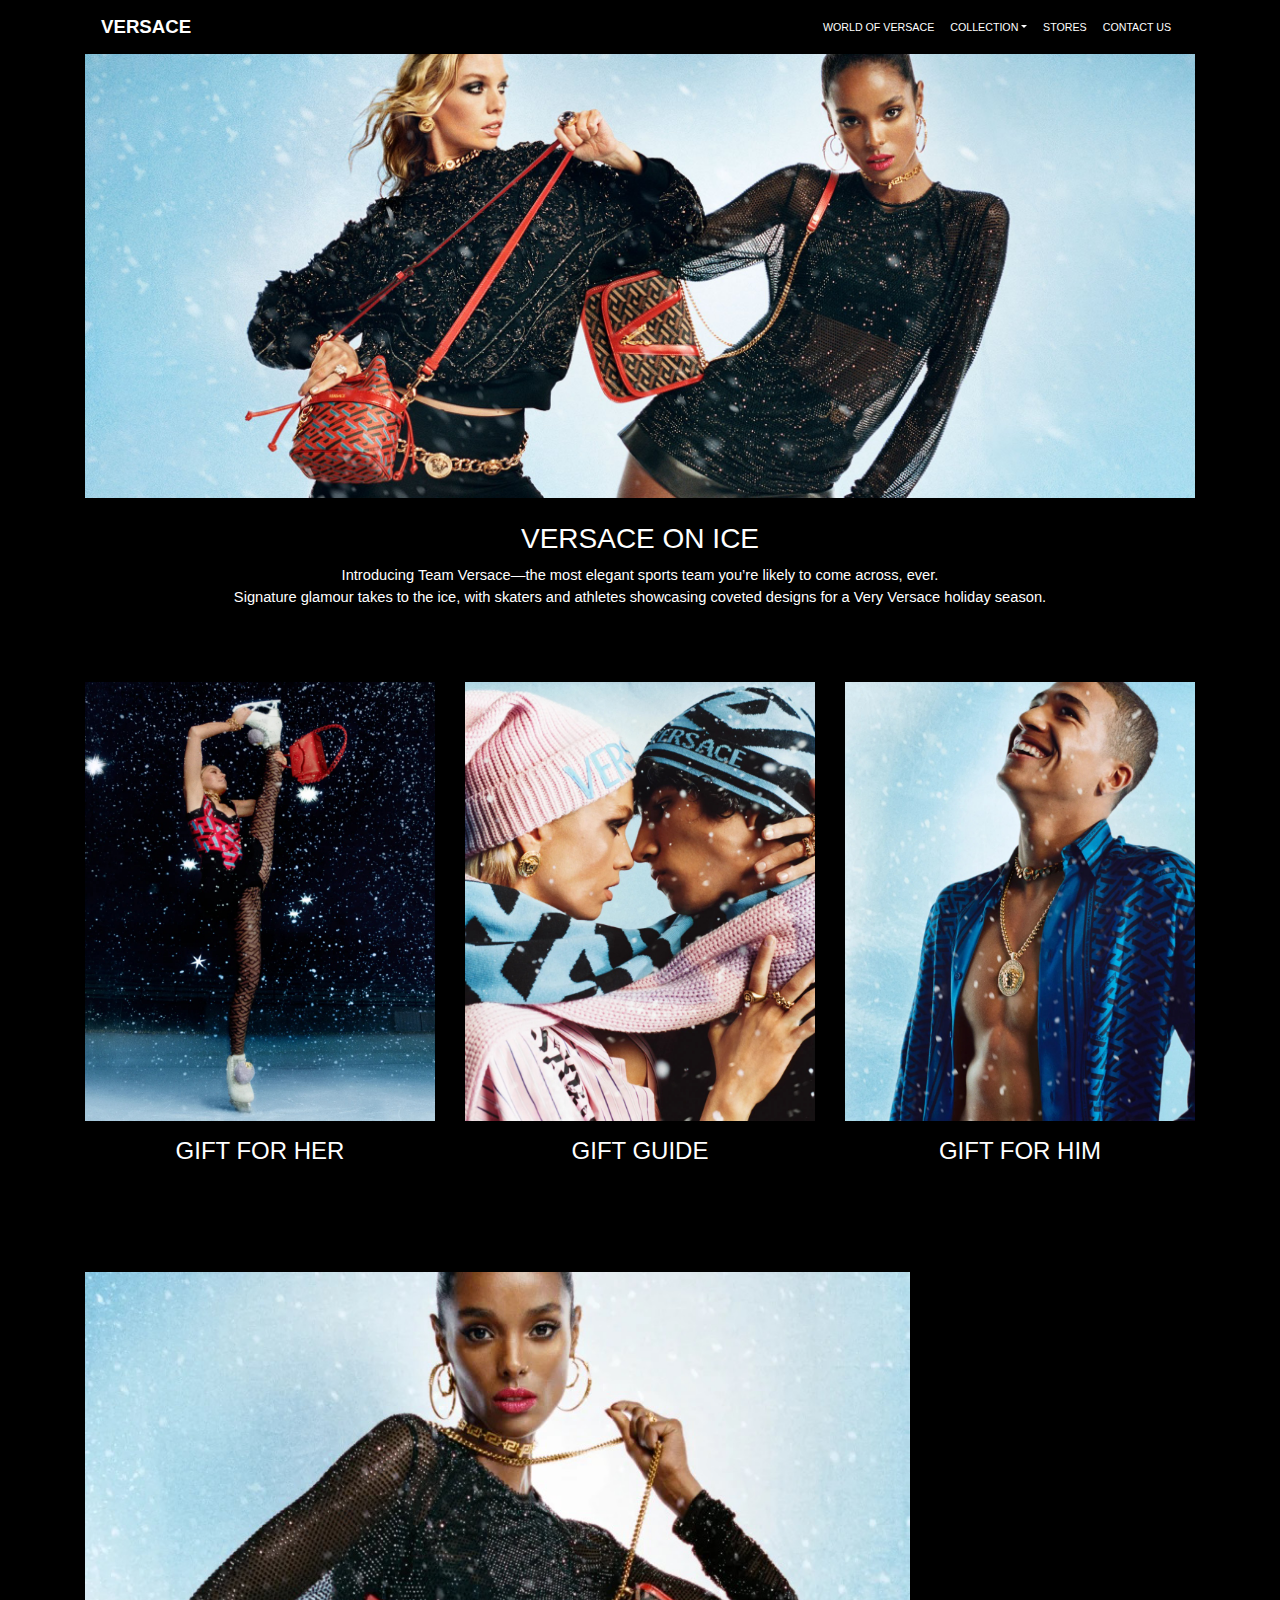
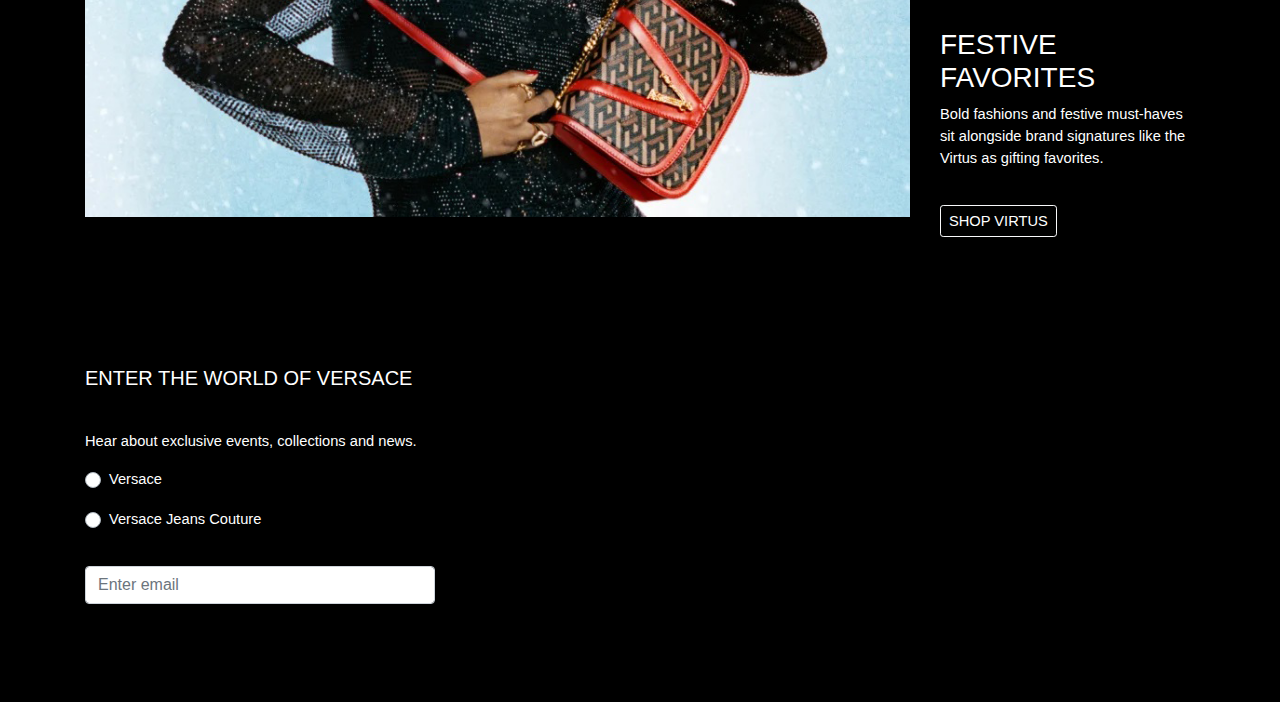
<file: index.html>
<!DOCTYPE html>
<html lang="en">
<head>
<meta charset="UTF-8">
<meta name="viewport" content="width=device-width, initial-scale=1.0">
<meta http-equiv="X-UA-Compatible" content="ie=edge">
<meta name="Description" content="Enter your description here"/>
<link rel="stylesheet" href="https://cdnjs.cloudflare.com/ajax/libs/twitter-bootstrap/4.6.0/css/bootstrap.min.css">
<link rel="stylesheet" href="https://cdnjs.cloudflare.com/ajax/libs/font-awesome/5.15.4/css/all.min.css">
<link rel="stylesheet" href="./Assets/CSS/Style.css">
</head>

<body class= text>
<div class="container">
    <nav class="navbar navbar-expand-lg navbar-dark bg-black">
        <a class="navbar-brand text1 font-weight-bold" href="./index.html">VERSACE</a>
        <button class="navbar-toggler d-lg-none" type="button" data-toggle="collapse" data-target="#collapsibleNavId" aria-controls="collapsibleNavId"
            aria-expanded="false" aria-label="Toggle navigation">
            <span class="navbar-toggler-icon"></span>
        </button>
        <div class="collapse navbar-collapse" id="collapsibleNavId">
            <ul class="navbar-nav ml-auto mt-2 mt-lg-0">
                <li class="nav-item active">
                    <a class="nav-link" href="./world of versace.html"> WORLD OF VERSACE <span class="sr-only">(current)</span></a>
                </li>
                <li class="nav-item dropdown">
                    <a class="nav-link dropdown-toggle" href="#" id="dropdownId" data-toggle="dropdown" aria-haspopup="true" aria-expanded="false">COLLECTION</a>
                    <div class="dropdown-menu bg-black" aria-labelledby="dropdownId">
                        <a class="dropdown-item" href="./stories.html">ATELIER VERSACE</a>
                        <a class="dropdown-item" href="./campaign.html">CAMPAIGN</a>
                    </div>
                </li>
                <li class="nav-item">
                    <a class="nav-link" href="./store locator.html">STORES</a>
                </li>
                <li class="nav-item">
                    <a class="nav-link" href="./contact.html">CONTACT US</a>
                </li>
            </ul>
        </div>
    </nav>

<!----------------------------------------->
<div class="col px-0">
    <img src="./Assets/IMG/hp-holiday-2021-1-111121-desk.jpg" class="img-fluid">
</div>
<h3 class="text-center mt-4">VERSACE ON ICE</h3>
<p class="text-center text2">Introducing Team Versace—the most elegant sports team you’re likely to come across, ever.<br>
Signature glamour takes to the ice, with skaters and athletes showcasing coveted designs for a Very Versace holiday season.</p>
 
<!-------------------------------------->
<div class="row mt-4 mb-4">
    <div class="col-md-4">
        <img class="img-fluid" src="./Assets/IMG/2.jpg.png" alt="">
        <h4 class="text-center mt-3">GIFT FOR HER</h4>
    </div>
    <div class="col-md-4">
        <img class="img-fluid" src="./Assets/IMG/3.jpg.png" alt="">
        <h4 class="text-center mt-3">GIFT GUIDE</h4>
    </div>
    <div class="col-md-4">
        <img class="img-fluid" src="./Assets/IMG/4.jpg.png" alt="">
        <h4 class="text-center mt-3">GIFT FOR HIM</h4>
    </div>
</div>

<!-------------------------------------->
<div class="row mt-5 mb-5">
    <div class="col-md-9">
        <img class="img-fluid" src="./Assets/IMG/5.png" alt="">     
    </div>
    <div class="col mt1 mb-4">
        <h3>FESTIVE<br>FAVORITES</h3>
        <p class="text2">Bold fashions and festive must-haves sit alongside brand signatures like the Virtus as gifting favorites.</p>
        <a href="./collection.html">
            <button type="button" class="btn btn-outline-light btn-sm text2">SHOP VIRTUS</button>
        </a>
    </div>
</div>

<!-------------------------------------->
<div class="row mb-5">
    <div class="col-md-4">
        <H5>ENTER THE WORLD OF VERSACE</H5>
        <p class="text2">Hear about exclusive events, collections and news.</p>
          <!---------------------------------->
          <form>
            <div class="custom-control custom-radio custom-control-inlin text2">
              <input type="radio" class="custom-control-input" id="customRadio" name="example" value="customEx">
              <label class="custom-control-label" for="customRadio">Versace</label>
            </div><br>
            <div class="custom-control custom-radio custom-control-inline text2 mb-3">
              <input type="radio" class="custom-control-input" id="customRadio2" name="example" value="customEx">
              <label class="custom-control-label" for="customRadio2">Versace Jeans Couture</label>
            </div>
          </form>
          <!------------------------------->
          <form>
            <div class="row">
              <div class="col">
                <input type="text" class="form-control" id="email" placeholder="Enter email" name="email">
              </div>
            </form>
     </div>
</div>
</div>




<script src="https://cdnjs.cloudflare.com/ajax/libs/jquery/3.5.1/jquery.slim.min.js"></script>
<script src="https://cdnjs.cloudflare.com/ajax/libs/popper.js/1.16.1/umd/popper.min.js"></script>
<script src="https://cdnjs.cloudflare.com/ajax/libs/twitter-bootstrap/4.6.0/js/bootstrap.min.js"></script>
</body>
</html>
</file>
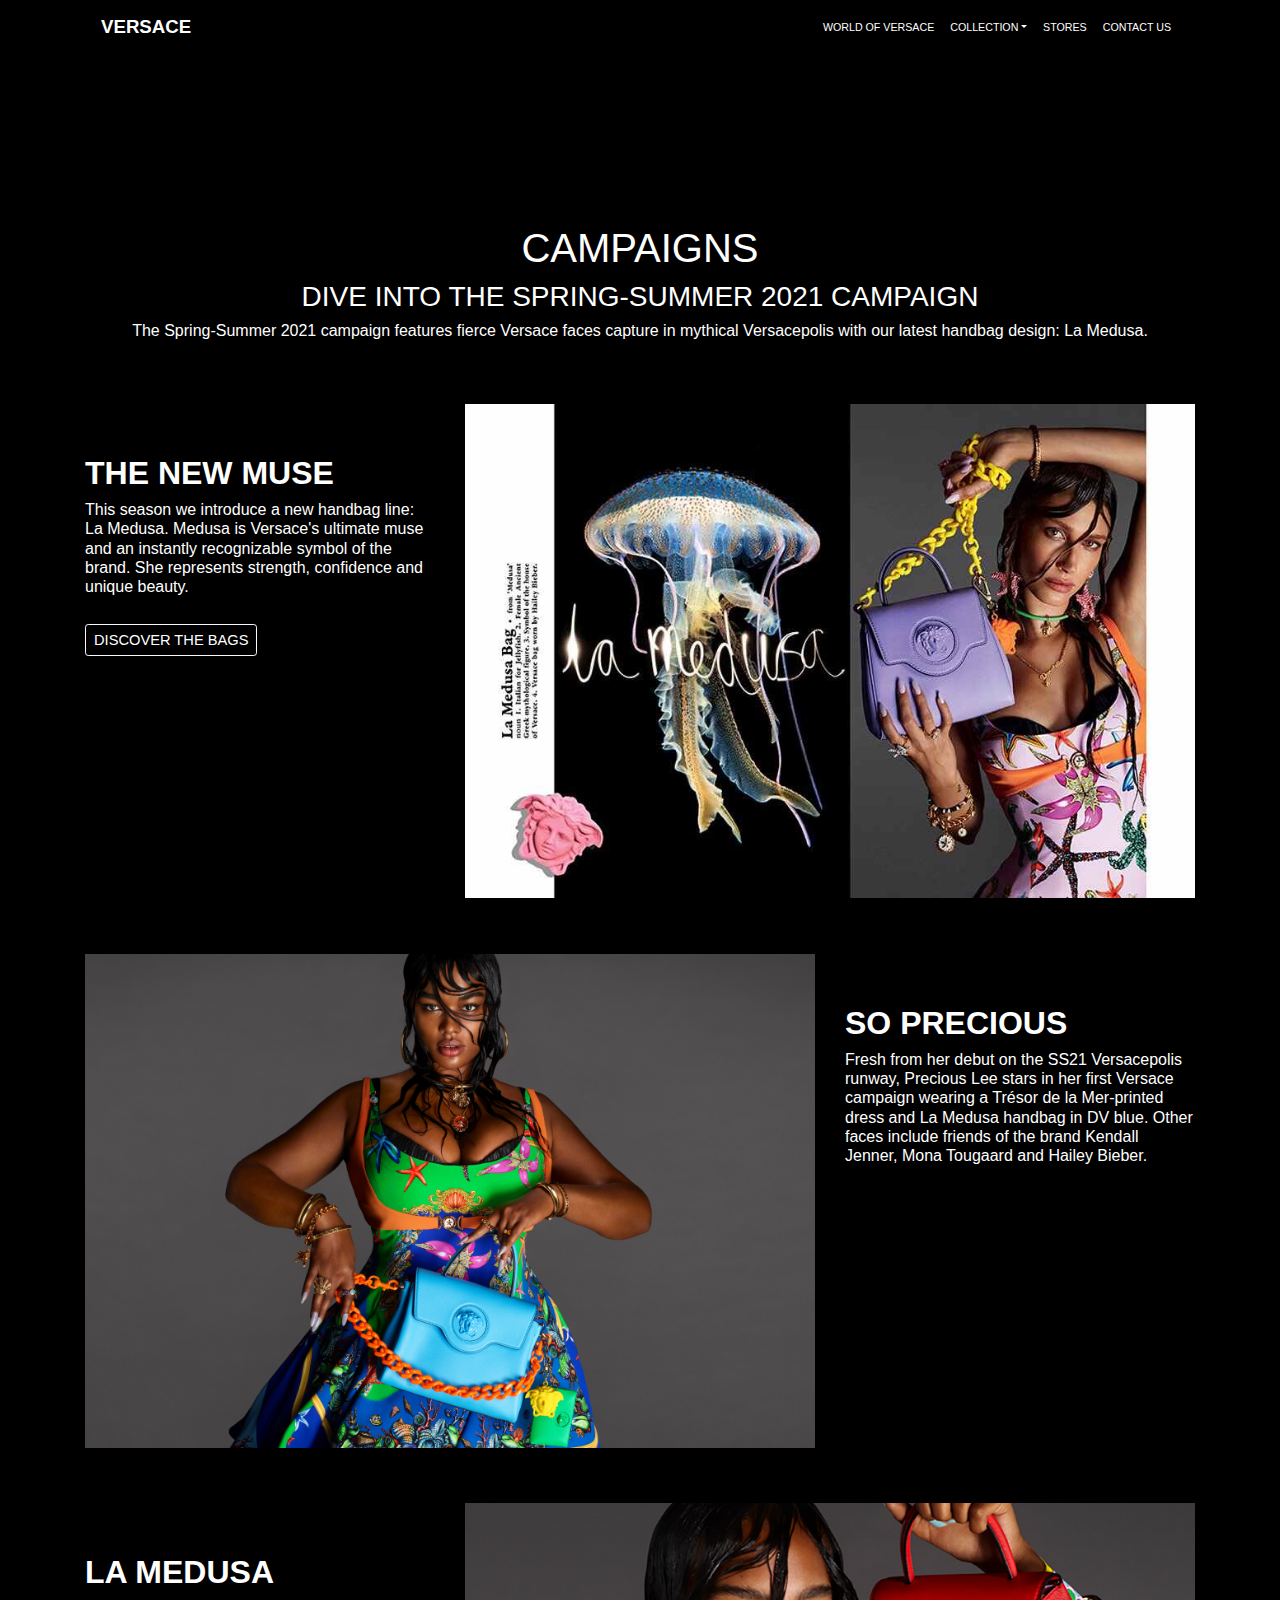
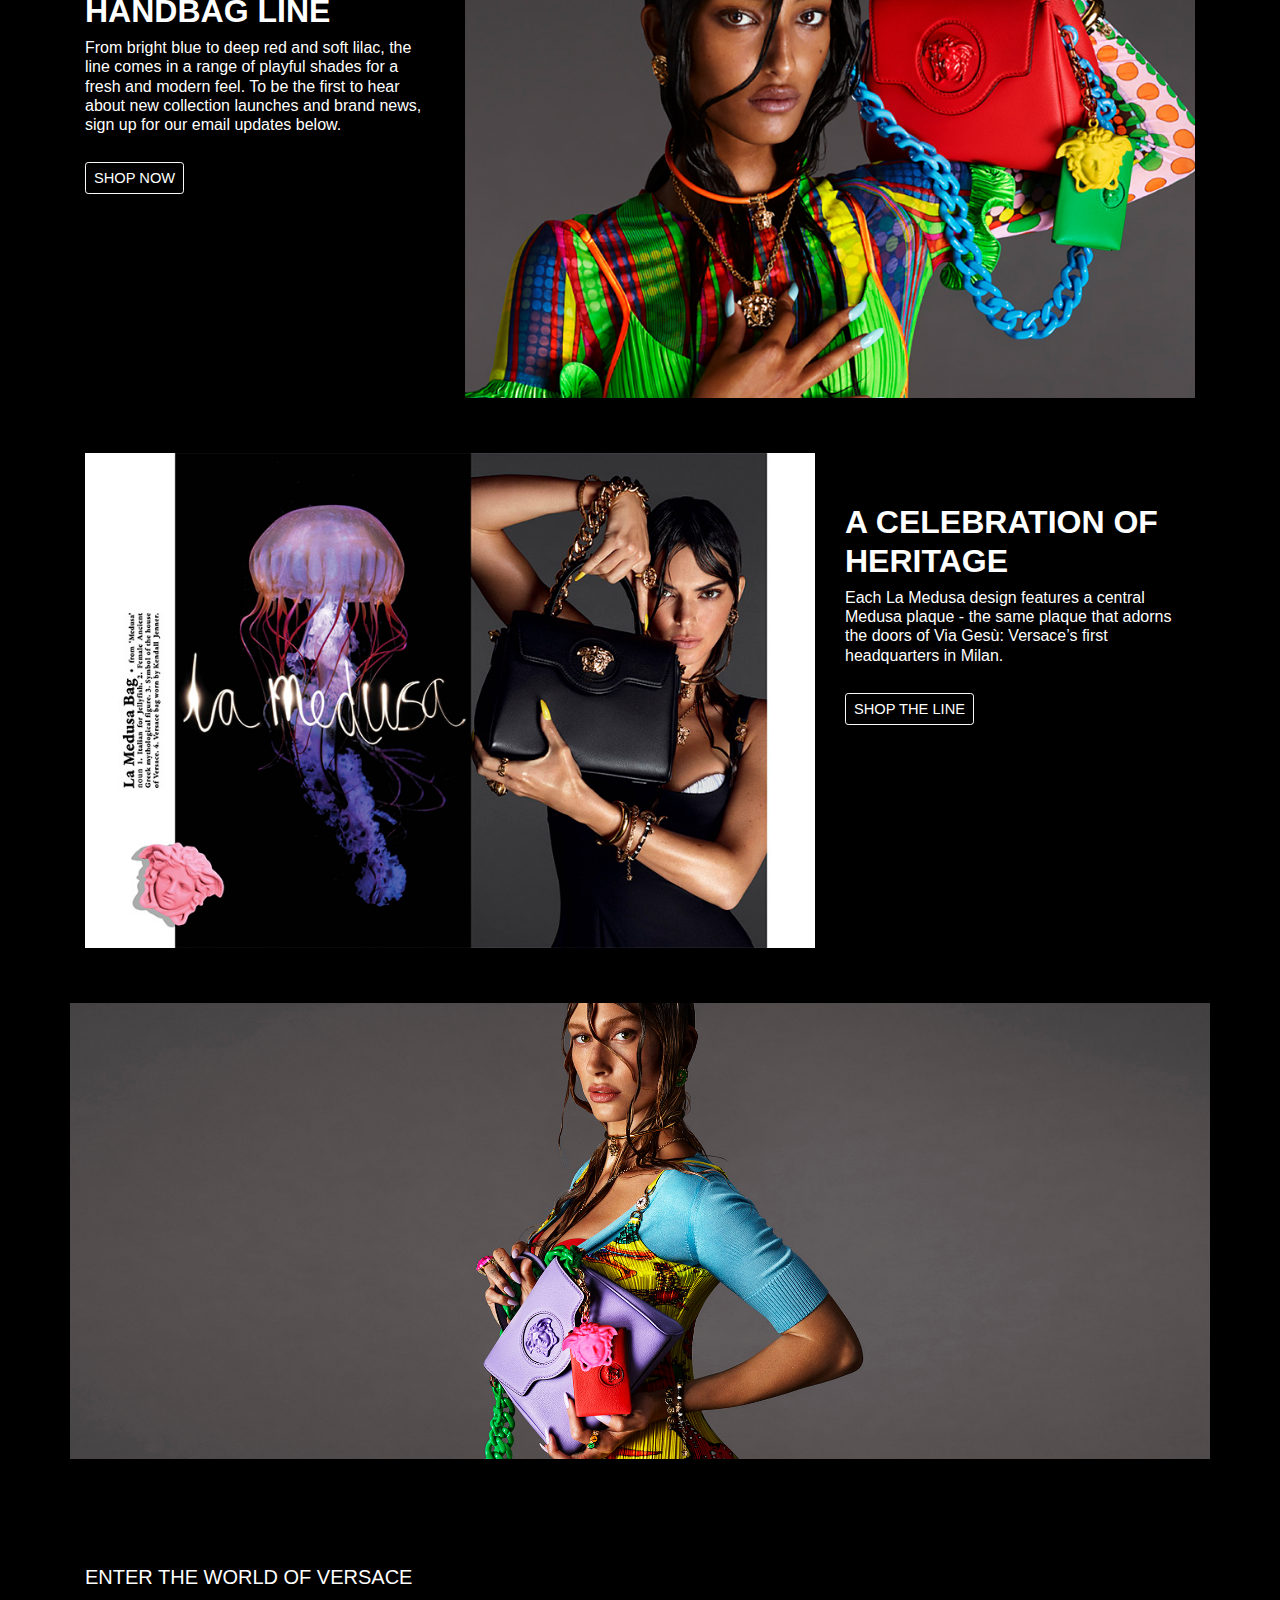
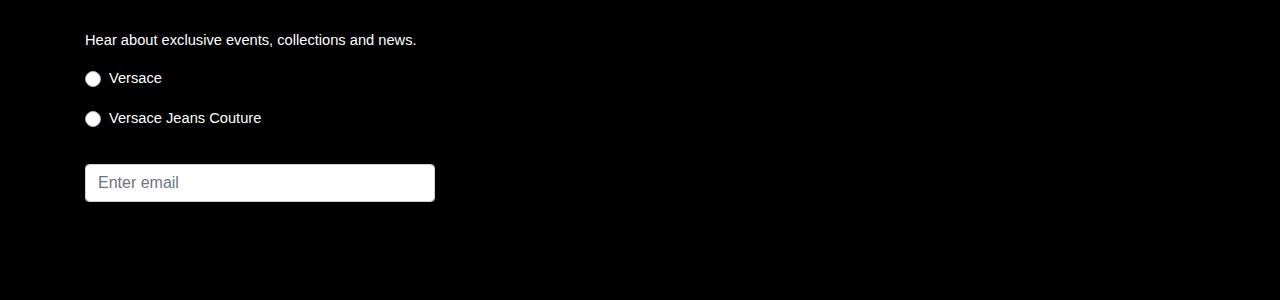
<file: campaign.html>
<!DOCTYPE html>
<html lang="en">
<head>
<meta charset="UTF-8">
<meta name="viewport" content="width=device-width, initial-scale=1.0">
<meta http-equiv="X-UA-Compatible" content="ie=edge">
<meta name="Description" content="Enter your description here"/>
<link rel="stylesheet" href="https://cdnjs.cloudflare.com/ajax/libs/twitter-bootstrap/4.6.0/css/bootstrap.min.css">
<link rel="stylesheet" href="https://cdnjs.cloudflare.com/ajax/libs/font-awesome/5.15.4/css/all.min.css">
<link rel="stylesheet" href="./Assets/CSS/Style.css">
</head>

<body class= text>
<div class="container">
    <nav class="navbar navbar-expand-lg navbar-dark bg-black">
        <a class="navbar-brand text1 font-weight-bold" href="./index.html">VERSACE</a>
        <button class="navbar-toggler d-lg-none" type="button" data-toggle="collapse" data-target="#collapsibleNavId" aria-controls="collapsibleNavId"
            aria-expanded="false" aria-label="Toggle navigation">
            <span class="navbar-toggler-icon"></span>
        </button>
        <div class="collapse navbar-collapse" id="collapsibleNavId">
            <ul class="navbar-nav ml-auto mt-2 mt-lg-0">
                <li class="nav-item active">
                    <a class="nav-link" href="./world of versace.html">WORLD OF VERSACE<span class="sr-only">(current)</span></a>
                </li>
                <li class="nav-item dropdown">
                    <a class="nav-link dropdown-toggle" href="#" id="dropdownId" data-toggle="dropdown" aria-haspopup="true" aria-expanded="false">COLLECTION</a>
                    <div class="dropdown-menu bg-black" aria-labelledby="dropdownId">
                        <a class="dropdown-item" href="./stories.html">ATELIER VERSACE</a>
                        <a class="dropdown-item" href="./campaign.html">CAMPAIGN</a>
                    </div>
                </li>
                <li class="nav-item">
                    <a class="nav-link" href="./store locator.html">STORES</a>
                </li>
                <li class="nav-item">
                    <a class="nav-link" href="./Contact.html">CONTACT US</a>
                </li>
            </ul>
        </div>
    </nav>
</div>

<div class="container">
    <div class="row">
        <div class="col-md-12" style="text-align: center;" id="banner">
            <h1>CAMPAIGNS</h1>
            <h3>DIVE INTO THE SPRING-SUMMER 2021 CAMPAIGN</h3>
            <h6>The Spring-Summer 2021 campaign features fierce Versace faces capture in mythical Versacepolis with our latest handbag design: La Medusa.</h6>
        </div>
    </div>
    <div class="row">
        <div class="col-md-4">
        <h2><b>THE NEW MUSE </b></h2>
        <h6>This season we introduce a new handbag line: La Medusa. Medusa is Versace's ultimate muse and an instantly recognizable symbol of the brand. She represents strength, confidence and unique beauty.</h6>
        <button class="btn btn-outline-light btn-sm text2">DISCOVER THE BAGS</button>
        </div>
        <div class="col-md-8">
            <img class="img-fluid" style="max-width: 100%; max-height: 100%;" src="./Assets/IMG/campaign1.jpg"/>
        </div>
    </div>
    <div class="row">
        <div class="col-md-8">
            <img class="img-fluid" style="max-width: 100%; max-height: 100%;" src="./Assets/IMG/campaign2.jpg"/>
        </div>
        <div class="col-md-4">
            <h2><b>SO PRECIOUS</b></h2>
            <h6>Fresh from her debut on the SS21 Versacepolis runway, Precious Lee stars in her first Versace campaign wearing a Trésor de la Mer-printed dress and La Medusa handbag in DV blue. Other faces include friends of the brand Kendall Jenner, Mona Tougaard and Hailey Bieber. </h6>
        </div>
    </div>
    <div class="row">
        <div class="col-md-4">
        <h2><b>LA MEDUSA HANDBAG LINE  </b></h2>
        <h6>From bright blue to deep red and soft lilac, the line comes in a range of playful shades for a fresh and modern feel. To be the first to hear about new collection launches and brand news, sign up for our email updates below.</h6>
        <button class="btn btn-outline-light btn-sm text2">SHOP NOW</button>
        </div>
        <div class="col-md-8">
            <img class="img-fluid" style="max-width: 100%; max-height: 100%;" src="./Assets/IMG/campaign3.jpg"/>
        </div>
    </div>
    <div class="row">
        <div class="col-md-8">
            <img class="img-fluid" style="max-width: 100%; max-height: 100%;" src="./Assets/IMG/campaign4.jpg"/>
        </div>
        <div class="col-md-4">
            <h2><b>A CELEBRATION OF HERITAGE</b></h2>
            <h6>Each La Medusa design features a central Medusa plaque - the same plaque that adorns the doors of Via Gesù: Versace’s first headquarters in Milan.</h6>
            <button class="btn btn-outline-light btn-sm text2">SHOP THE LINE</button>
        </div>
    </div>
    <div class="row">
        <img class="img-fluid" style="max-width: 100%; max-height: 100%;" src="./Assets/IMG/campaign5.jpg"/>
    </div>
    <div class="row mb-5">
    <div class="col-md-4">
        <H5>ENTER THE WORLD OF VERSACE</H5>
        <p class="text2">Hear about exclusive events, collections and news.</p>
          <!---------------------------------->
          <form>
            <div class="custom-control custom-radio custom-control-inlin text2">
              <input type="radio" class="custom-control-input" id="customRadio" name="example" value="customEx">
              <label class="custom-control-label" for="customRadio">Versace</label>
            </div><br>
            <div class="custom-control custom-radio custom-control-inline text2 mb-3">
              <input type="radio" class="custom-control-input" id="customRadio2" name="example" value="customEx">
              <label class="custom-control-label" for="customRadio2">Versace Jeans Couture</label>
            </div>
          </form>
          <!------------------------------->
          <form>
            <div class="row">
              <div class="col">
                <input type="text" class="form-control" id="email" placeholder="Enter email" name="email">
              </div>
            </form>
     </div>
</div>
</div>

<script src="https://cdnjs.cloudflare.com/ajax/libs/jquery/3.5.1/jquery.slim.min.js"></script>
<script src="https://cdnjs.cloudflare.com/ajax/libs/popper.js/1.16.1/umd/popper.min.js"></script>
<script src="https://cdnjs.cloudflare.com/ajax/libs/twitter-bootstrap/4.6.0/js/bootstrap.min.js"></script>
</body>
</html>
</file>
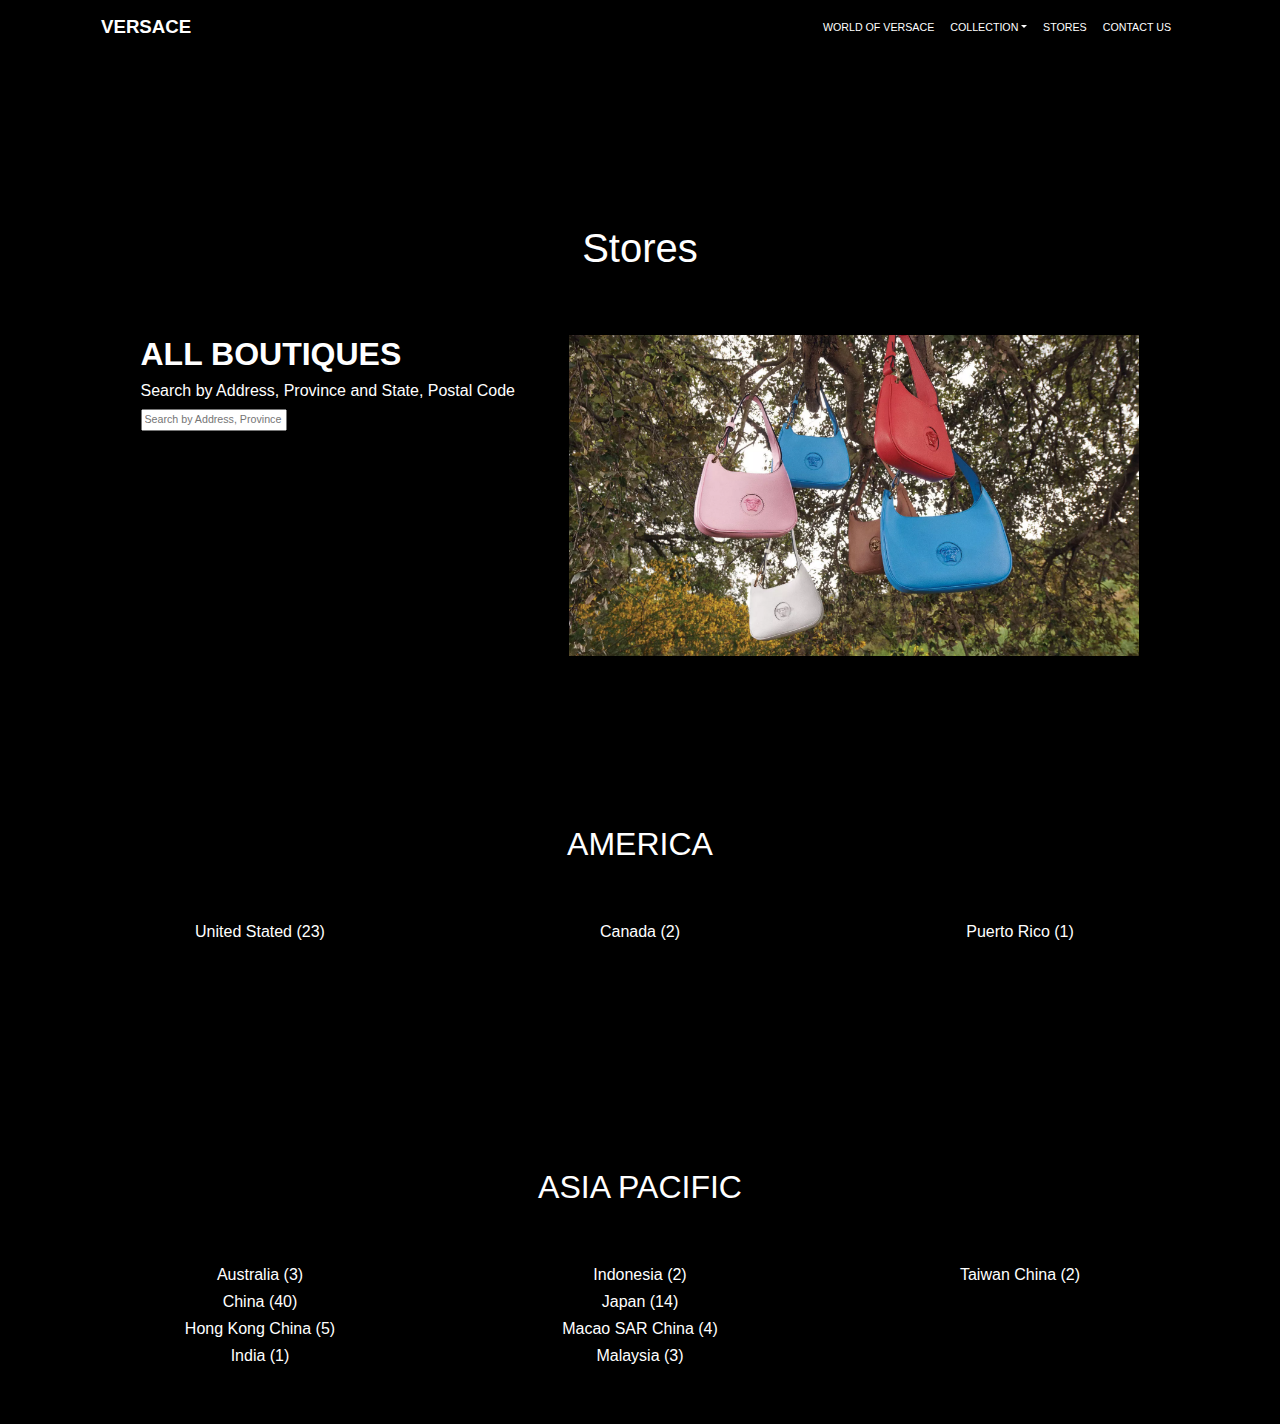
<file: store locator.html>
<!DOCTYPE html>
<html lang="en">
<head>
<meta charset="UTF-8">
<meta name="viewport" content="width=device-width, initial-scale=1.0">
<meta http-equiv="X-UA-Compatible" content="ie=edge">
<meta name="Description" content="Enter your description here"/>
<link rel="stylesheet" href="https://cdnjs.cloudflare.com/ajax/libs/twitter-bootstrap/4.6.0/css/bootstrap.min.css">
<link rel="stylesheet" href="https://cdnjs.cloudflare.com/ajax/libs/font-awesome/5.15.4/css/all.min.css">
<link rel="stylesheet" href="./Assets/CSS/Style.css">
</head>

<body class= text>
<div class="container">
    <nav class="navbar navbar-expand-lg navbar-dark bg-black">
        <a class="navbar-brand text1 font-weight-bold" href="./index.html">VERSACE</a>
        <button class="navbar-toggler d-lg-none" type="button" data-toggle="collapse" data-target="#collapsibleNavId" aria-controls="collapsibleNavId"
            aria-expanded="false" aria-label="Toggle navigation">
            <span class="navbar-toggler-icon"></span>
        </button>
        <div class="collapse navbar-collapse" id="collapsibleNavId">
            <ul class="navbar-nav ml-auto mt-2 mt-lg-0">
                <li class="nav-item active">
                    <a class="nav-link" href="./world of versace.html">WORLD OF VERSACE<span class="sr-only">(current)</span></a>
                </li>
                <li class="nav-item dropdown">
                    <a class="nav-link dropdown-toggle" href="#" id="dropdownId" data-toggle="dropdown" aria-haspopup="true" aria-expanded="false">COLLECTION</a>
                    <div class="dropdown-menu bg-black" aria-labelledby="dropdownId">
                        <a class="dropdown-item" href="./stories.html">ATELIER VERSACE</a>
                        <a class="dropdown-item" href="./campaign.html">CAMPAIGN</a>
                    </div>
                </li>
                <li class="nav-item">
                    <a class="nav-link" href="./store locator.html">STORES</a>
                </li>
                <li class="nav-item">
                    <a class="nav-link" href="./Contact.html">CONTACT US</a>
                </li>
            </ul>
        </div>
    </nav>
</div>

<div class="container">
    <div class="row ">
        <div class="col-md-12" style="text-align: center;" id="banner">
            <h1>Stores</h1>
        </div>
    </div>
    <div class="row" id="store">
        <div class="col-md-5">
        <h2><b>ALL BOUTIQUES</b></h2>
        <h6>Search by Address, Province and State, Postal Code</h6>
        <form class="navbar-search pull-left">
            <input type="text" class="search-query" placeholder="Search by Address, Province and State, Postal Code">
        </form>
        </div>
        <div class="col-md-7">
            <img class="img-fluid" style="max-width: 100%; max-height: 100%;" src="./Assets/IMG/store1.webp"/>
        </div>
    </div>
    <div class="row align-items-start">
        <div class="col-md-12" style="text-align: center;">
            <h2>AMERICA</h2>
        </div>
        <div class="col-md-4" style="text-align: center;">
            <h6>United Stated (23)</h6>
        </div>
        <div class="col-md-4" style="text-align: center;">
            <h6>Canada (2)</h6>
        </div>
        <div class="col-md-4" style="text-align: center;">
            <h6>Puerto Rico (1)</h6>
        </div>
    </div>
    <div class="row align-items-start">
        <div class="col-md-12" style="text-align: center;">
            <h2>ASIA PACIFIC</h2>
        </div>
        <div class="col-md-4" style="text-align: center;">
            <h6>Australia (3)</h6>
            <h6>China (40)</h6>
            <h6>Hong Kong China (5)</h6>
            <h6>India (1)</h6>
        </div>
        <div class="col-md-4" style="text-align: center;">
            <h6>Indonesia (2)</h6>
            <h6>Japan (14)</h6>
            <h6>Macao SAR China (4)</h6>
            <h6>Malaysia (3)</h6>
        </div>
        <div class="col-md-4" style="text-align: center;">
            <h6>Taiwan China (2)</h6>
        </div>
        </div>
    </div>
</div>

<script src="https://cdnjs.cloudflare.com/ajax/libs/jquery/3.5.1/jquery.slim.min.js"></script>
<script src="https://cdnjs.cloudflare.com/ajax/libs/popper.js/1.16.1/umd/popper.min.js"></script>
<script src="https://cdnjs.cloudflare.com/ajax/libs/twitter-bootstrap/4.6.0/js/bootstrap.min.js"></script>
</body>
</html>
</file>
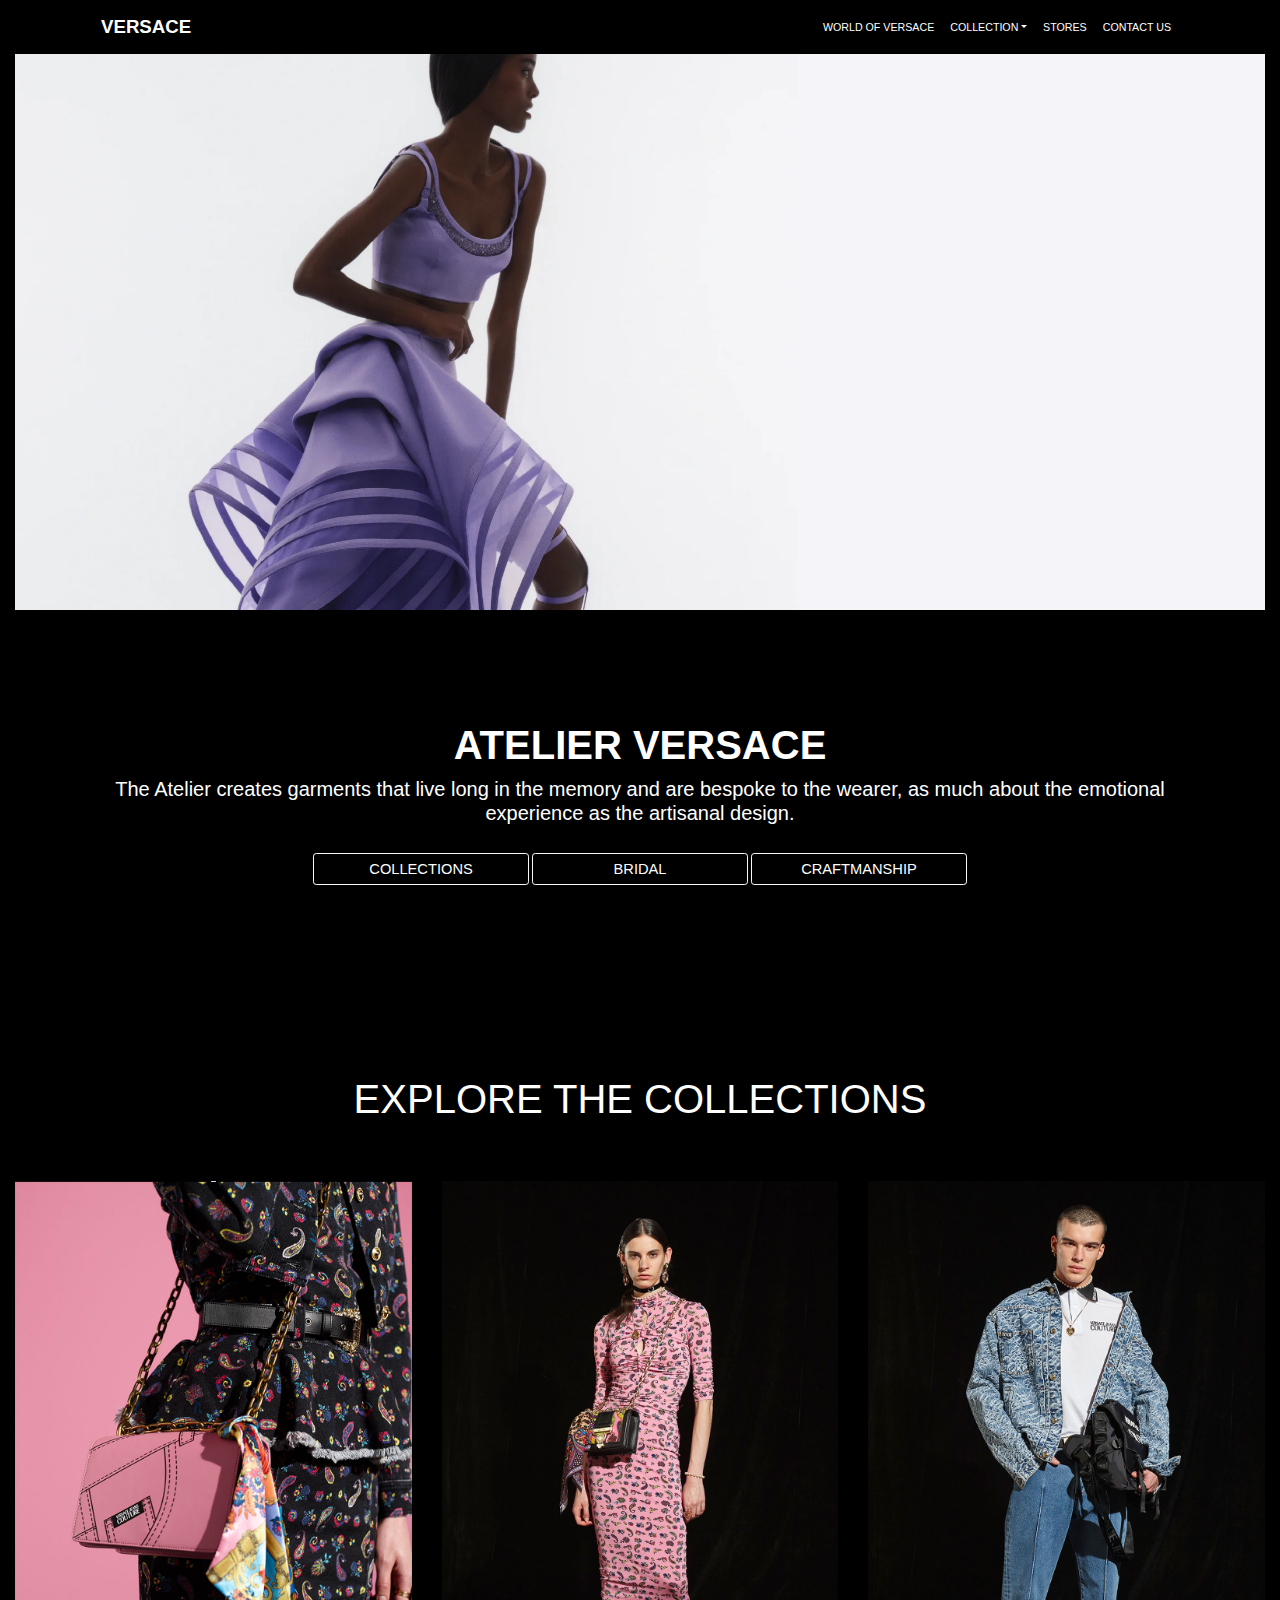
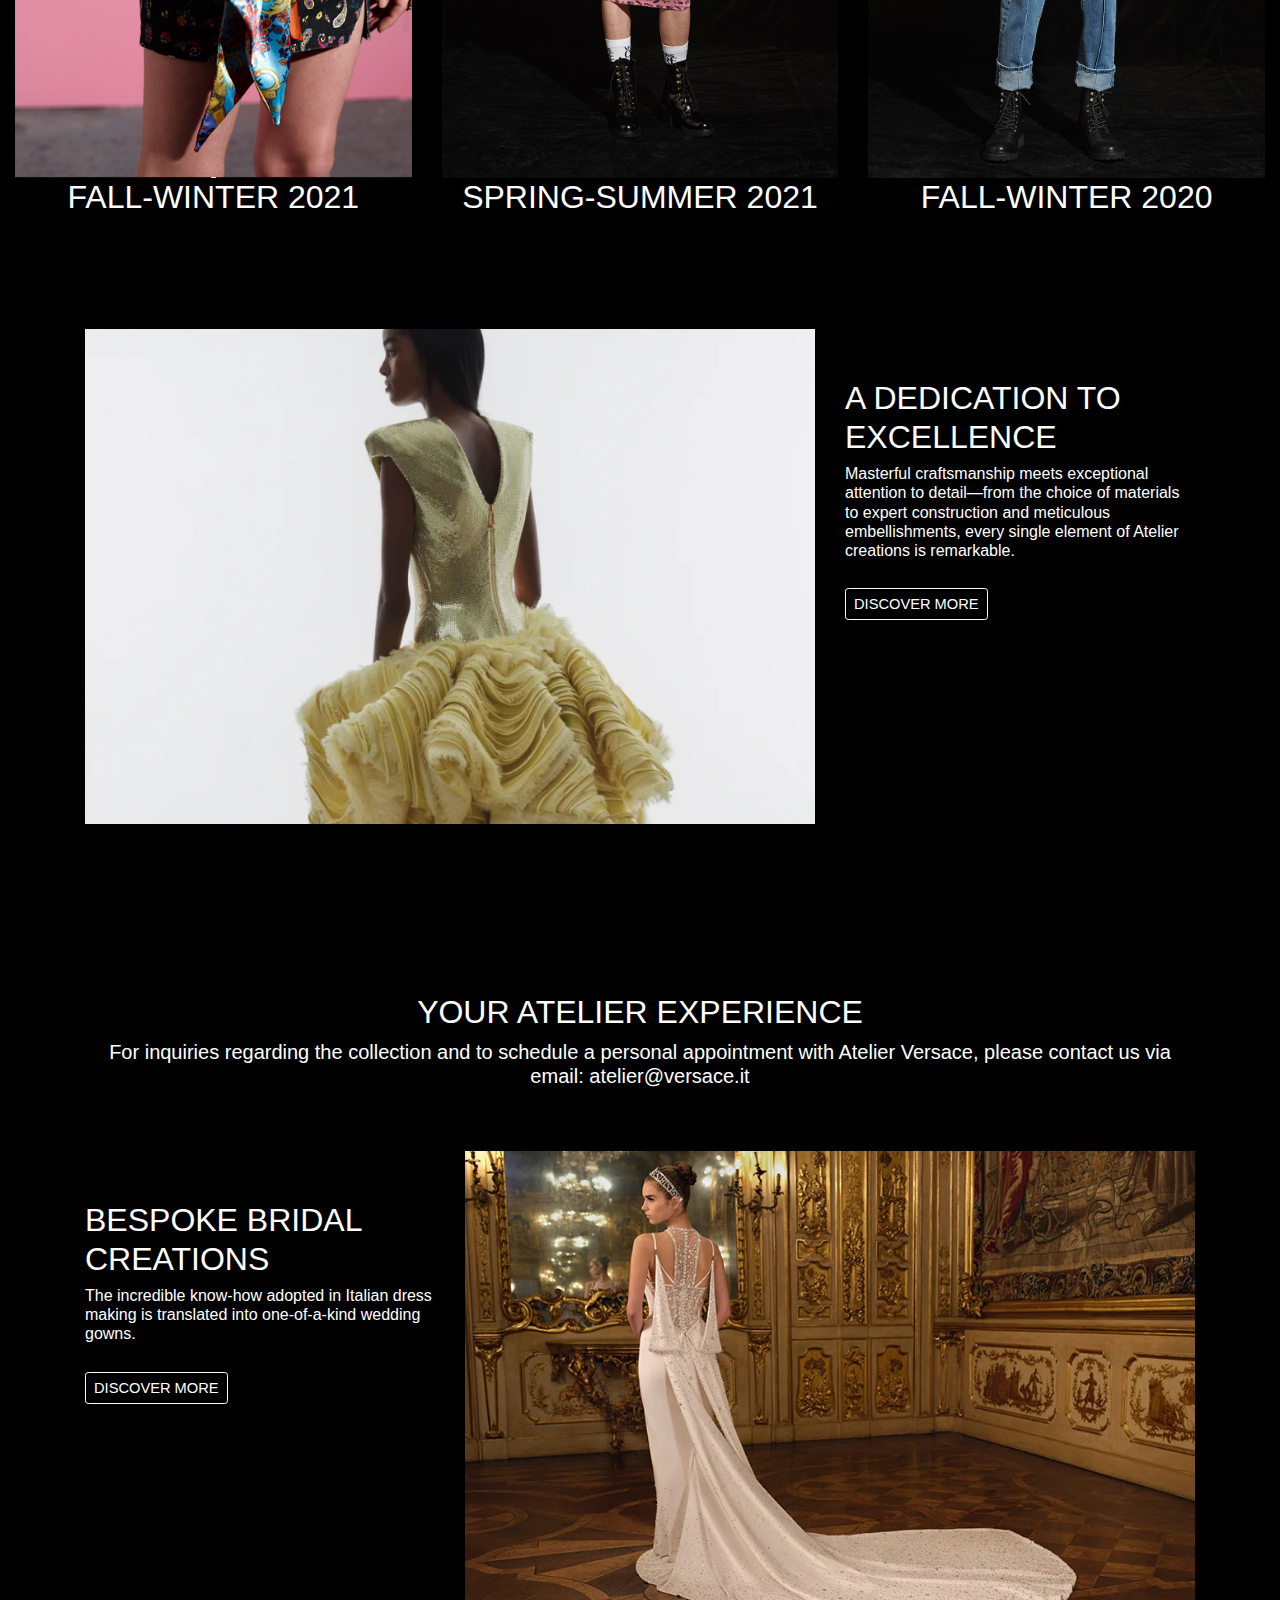
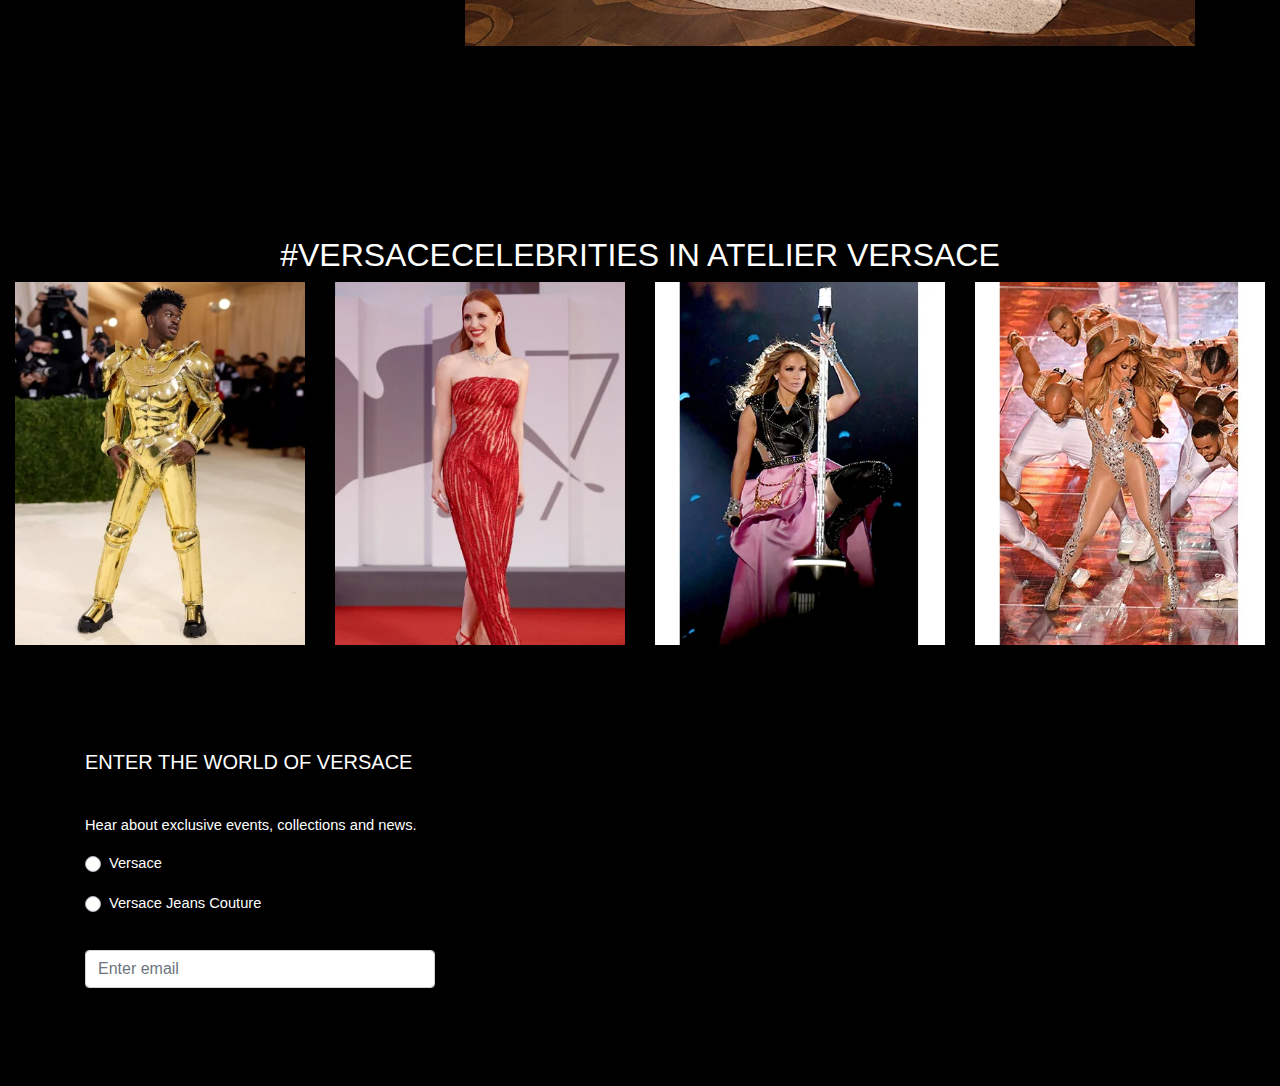
<file: stories.html>
<!DOCTYPE html>
<html lang="en">
<head>
<meta charset="UTF-8">
<meta name="viewport" content="width=device-width, initial-scale=1.0">
<meta http-equiv="X-UA-Compatible" content="ie=edge">
<meta name="Description" content="Enter your description here"/>
<link rel="stylesheet" href="https://cdnjs.cloudflare.com/ajax/libs/twitter-bootstrap/4.6.0/css/bootstrap.min.css">
<link rel="stylesheet" href="https://cdnjs.cloudflare.com/ajax/libs/font-awesome/5.15.4/css/all.min.css">
<link rel="stylesheet" href="./Assets/CSS/Style.css">
</head>

<body class= text>
<div class="container">
    <nav class="navbar navbar-expand-lg navbar-dark bg-black">
        <a class="navbar-brand text1 font-weight-bold" href="./index.html">VERSACE</a>
        <button class="navbar-toggler d-lg-none" type="button" data-toggle="collapse" data-target="#collapsibleNavId" aria-controls="collapsibleNavId"
            aria-expanded="false" aria-label="Toggle navigation">
            <span class="navbar-toggler-icon"></span>
        </button>
        <div class="collapse navbar-collapse" id="collapsibleNavId">
            <ul class="navbar-nav ml-auto mt-2 mt-lg-0">
                <li class="nav-item active">
                    <a class="nav-link" href="./world of versace.html">WORLD OF VERSACE<span class="sr-only">(current)</span></a>
                </li>
                </li>
                <li class="nav-item dropdown">
                    <a class="nav-link dropdown-toggle" href="#" id="dropdownId" data-toggle="dropdown" aria-haspopup="true" aria-expanded="false">COLLECTION</a>
                    <div class="dropdown-menu bg-black" aria-labelledby="dropdownId">
                        <a class="dropdown-item" href="./stories.html">ATELIER VERSACE</a>
                        <a class="dropdown-item" href="./campaign.html">CAMPAIGN</a>
                    </div>
                </li>
                <li class="nav-item">
                    <a class="nav-link" href="./store locator.html">STORES</a>
                </li>
                <li class="nav-item">
                    <a class="nav-link" href="./Contact.html">CONTACT US</a>
                </li>
            </ul>
        </div>
    </nav>
</div>

<div class="container-fluid">
    <img class="img-fluid" src="Assets/IMG/vc1.webp"/>
</div>
<div class="container">
    <div class="col-md-12" style="text-align: center;" id="banner">
        <h1><b>ATELIER VERSACE</b></h1>
        <h5>The Atelier creates garments that live long in the memory and are bespoke to the wearer, as much about the emotional experience as the artisanal design.</h5>
        <button class="btn btn-outline-light btn-sm text2" style="width: 20%;">COLLECTIONS</button>
        <button class="btn btn-outline-light btn-sm text2" style="width: 20%;">BRIDAL</button>
        <button class="btn btn-outline-light btn-sm text2" style="width: 20%;">CRAFTMANSHIP</button>
    </div>
</div>
<div class="container-fluid">
    <div class="row ">
        <div class="col-md-12" style="text-align: center;" id="banner">
            <h1>EXPLORE THE COLLECTIONS</h1>
        </div>
        <div class="col-md-4" style="text-align: center;">
            <img class="img-fluid" style="max-width: 100%;" src="Assets/IMG/vjc-prefall2020-lookbook-02-01-01-img-290620-mob.jpg"/>
            <h2>FALL-WINTER 2021</h2>
        </div>
        <div class="col-md-4" style="text-align: center;">
            <img class="img-fluid" style="max-width: 100%;" src="Assets/IMG/vjc-prefall2020-lookbook-02-31-img-290620-mob.jpg"/>
            <h2>SPRING-SUMMER 2021</h2>
        </div>
        <div class="col-md-4" style="text-align: center;">
            <img class="img-fluid" style="max-width: 100%;" src="Assets/IMG/vjc-prefall2020-lookbook-02-42-img-290620-mob.jpg"/>
            <h2>FALL-WINTER 2020</h2>
        </div>
    </div>
</div>
<div class="container">
    <div class="row">
        <div class="col-md-8">
            <img class="img-fluid" style="max-width: 100%; max-height: 100%;" src="./Assets/IMG/vc5.webp"/>
        </div>
        <div class="col-md-4">
            <h2>A DEDICATION TO EXCELLENCE</h2>
            <h6>Masterful craftsmanship meets exceptional attention to detail—from the choice of materials to expert construction and meticulous embellishments, every single element of Atelier creations is remarkable.</h6>
            <button class="btn btn-outline-light btn-sm text2">DISCOVER MORE</button>
        </div>
    </div>
    <div class="row">
        <div class="col-md-12" style="text-align: center;" id="banner">
            <h2>YOUR ATELIER EXPERIENCE</h2>
            <h5>For inquiries regarding the collection and to schedule a personal appointment with Atelier Versace, please contact us via email: atelier@versace.it</h5>
        </div>
    </div>
    <div class="row">
        <div class="col-md-4">
        <h2>BESPOKE BRIDAL CREATIONS</h2>
        <h6>The incredible know-how adopted in Italian dress making is translated into one-of-a-kind wedding gowns.</h6>
        <button class="btn btn-outline-light btn-sm text2">DISCOVER MORE</button>
        </div>
        <div class="col-md-8">
            <img class="img-fluid" style="max-width: 100%; max-height: 100%;" src="./Assets/IMG/vc6.webp"/>
        </div>
    </div>
</div>
<div class="container-fluid">
    <div class="row">
        <div class="col-md-12" style="text-align: center;" id="banner">
            <h2>#VERSACECELEBRITIES IN ATELIER VERSACE</h2>
        </div>
        <div class="col-md-3">
            <img class="img-fluid" style="max-width: 100%;" src="./Assets/IMG/cel1.webp"/>
        </div>
        <div class="col-md-3">
            <img class="img-fluid" style="max-width: 100%;" src="./Assets/IMG/cel2.webp"/>
        </div>
        <div class="col-md-3" >
            <img class="img-fluid" style="max-width: 100%;" src="./Assets/IMG/cel3.webp"/>
        </div>
        <div class="col-md-3">
            <img class="img-fluid" style="max-width: 100%;" src="./Assets/IMG/cel4.webp"/>
        </div>
    </div>
</div>
<div class="container">
    <div class="row mb-5">
        <div class="col-md-4">
            <H5>ENTER THE WORLD OF VERSACE</H5>
            <p class="text2">Hear about exclusive events, collections and news.</p>
              <!---------------------------------->
              <form>
                <div class="custom-control custom-radio custom-control-inlin text2">
                  <input type="radio" class="custom-control-input" id="customRadio" name="example" value="customEx">
                  <label class="custom-control-label" for="customRadio">Versace</label>
                </div><br>
                <div class="custom-control custom-radio custom-control-inline text2 mb-3">
                  <input type="radio" class="custom-control-input" id="customRadio2" name="example" value="customEx">
                  <label class="custom-control-label" for="customRadio2">Versace Jeans Couture</label>
                </div>
              </form>
              <!------------------------------->
              <form>
                <div class="row">
                  <div class="col">
                    <input type="text" class="form-control" id="email" placeholder="Enter email" name="email">
                  </div>
                </form>
         </div>
    </div>
</div>


<script src="https://cdnjs.cloudflare.com/ajax/libs/jquery/3.5.1/jquery.slim.min.js"></script>
<script src="https://cdnjs.cloudflare.com/ajax/libs/popper.js/1.16.1/umd/popper.min.js"></script>
<script src="https://cdnjs.cloudflare.com/ajax/libs/twitter-bootstrap/4.6.0/js/bootstrap.min.js"></script>
</body>
</html>
</file>
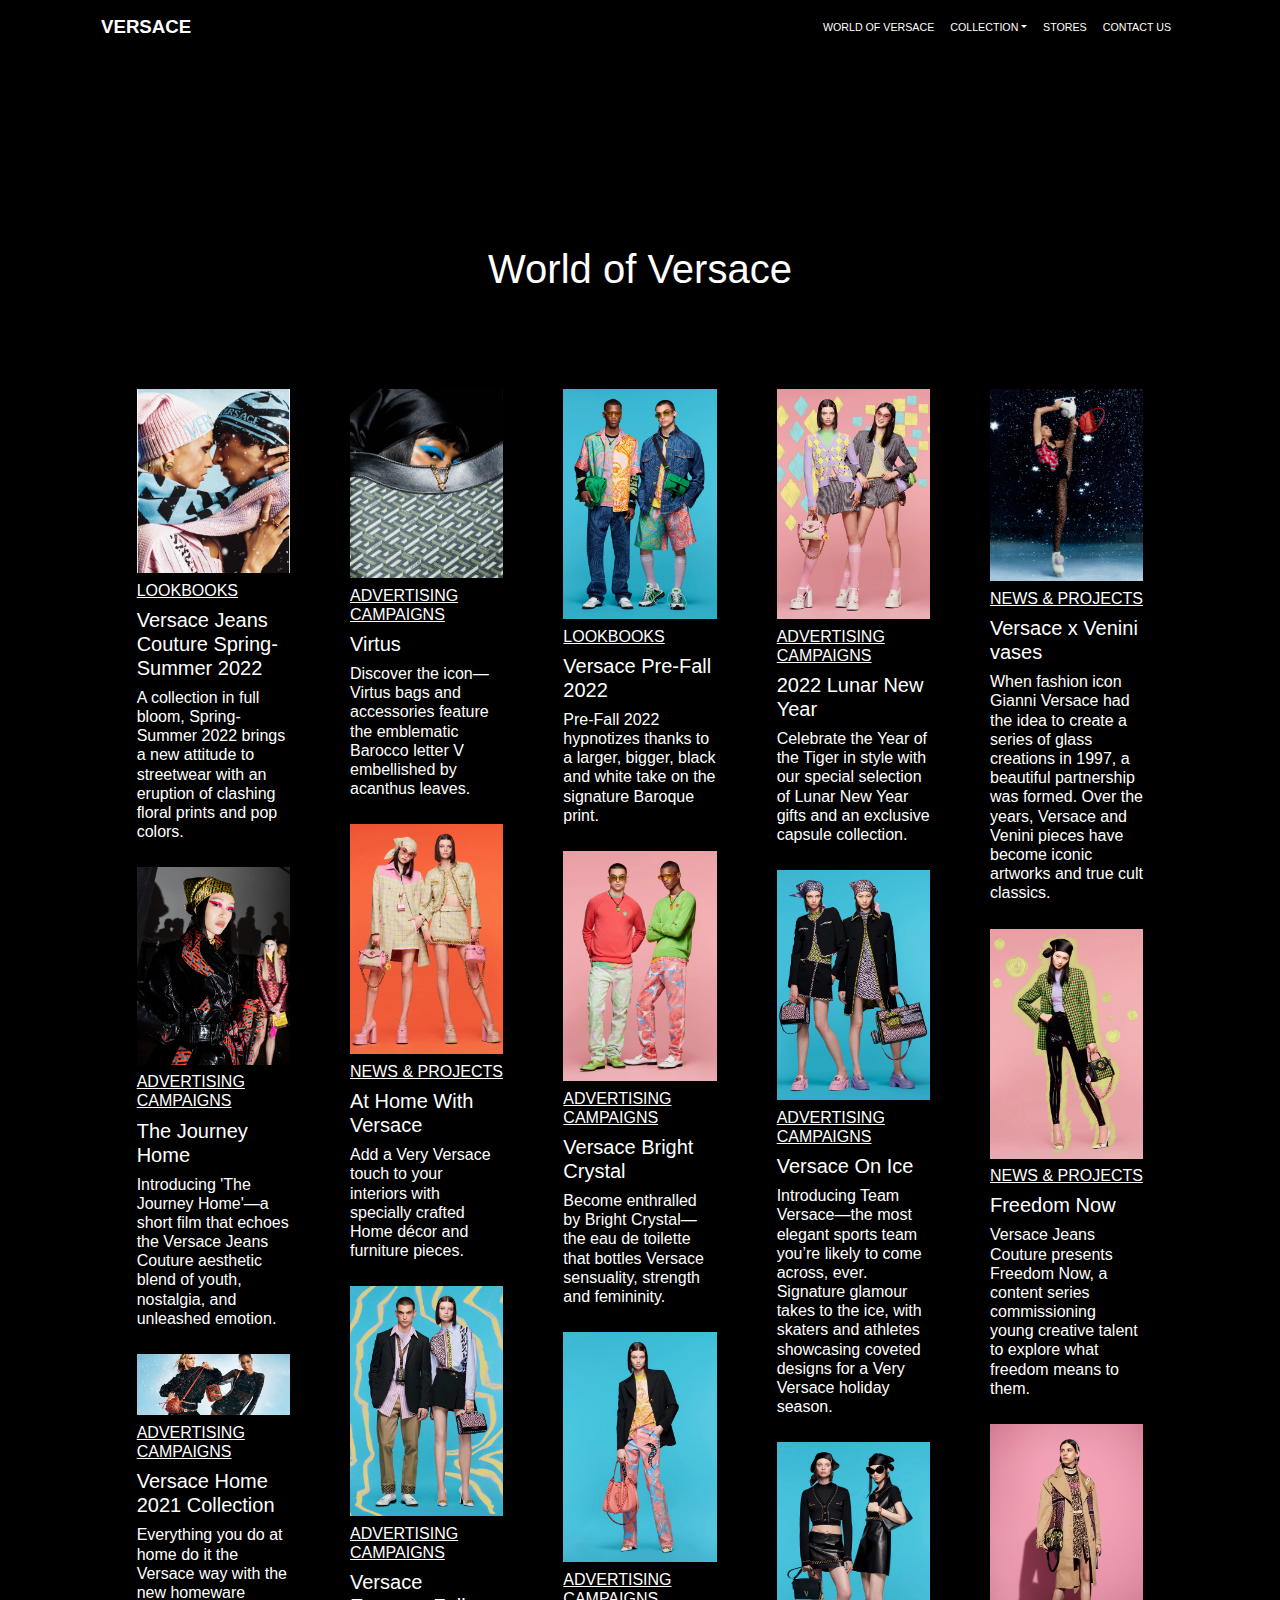
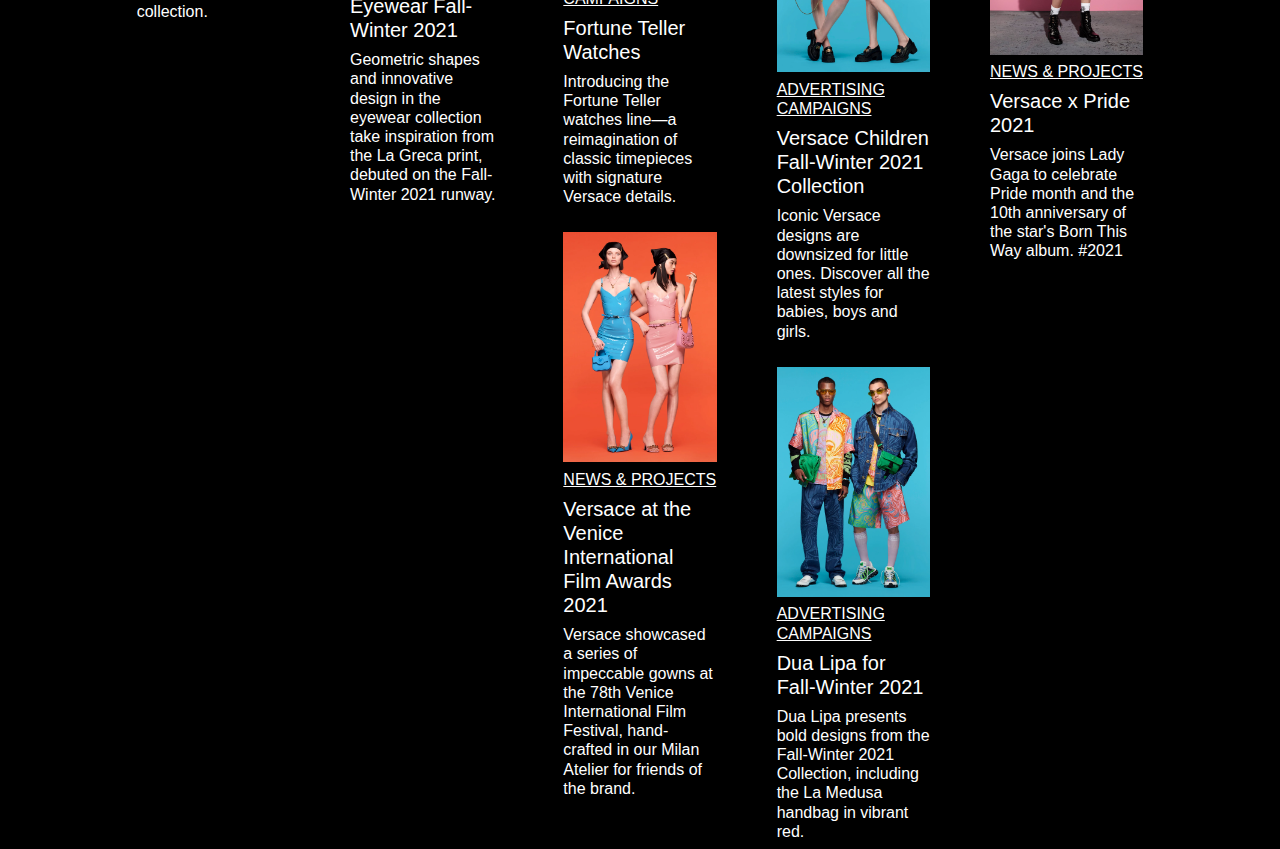
<file: world of versace.html>
<!DOCTYPE html>
<html lang="en">
<head>
<meta charset="UTF-8">
<meta name="viewport" content="width=device-width, initial-scale=1.0">
<meta http-equiv="X-UA-Compatible" content="ie=edge">
<meta name="Description" content="Enter your description here"/>
<link rel="stylesheet" href="https://cdnjs.cloudflare.com/ajax/libs/twitter-bootstrap/4.6.0/css/bootstrap.min.css">
<link rel="stylesheet" href="https://cdnjs.cloudflare.com/ajax/libs/font-awesome/5.15.4/css/all.min.css">
<link rel="stylesheet" href="./Assets/CSS/Style.css">
</head>

<body class= text>
<div class="container">
    <nav class="navbar navbar-expand-lg navbar-dark bg-black">
        <a class="navbar-brand text1 font-weight-bold" href="./index.html">VERSACE</a>
        <button class="navbar-toggler d-lg-none" type="button" data-toggle="collapse" data-target="#collapsibleNavId" aria-controls="collapsibleNavId"
            aria-expanded="false" aria-label="Toggle navigation">
            <span class="navbar-toggler-icon"></span>
        </button>
        <div class="collapse navbar-collapse" id="collapsibleNavId">
            <ul class="navbar-nav ml-auto mt-2 mt-lg-0">
                <li class="nav-item active">
                    <a class="nav-link" href="./world of versace.html">WORLD OF VERSACE<span class="sr-only">(current)</span></a>
                </li>
                <li class="nav-item dropdown">
                    <a class="nav-link dropdown-toggle" href="#" id="dropdownId" data-toggle="dropdown" aria-haspopup="true" aria-expanded="false">COLLECTION</a>
                    <div class="dropdown-menu bg-black" aria-labelledby="dropdownId">
                        <a class="dropdown-item" href="./stories.html">ATELIER VERSACE</a>
                        <a class="dropdown-item" href="./campaign.html">CAMPAIGN</a>
                    </div>
                </li>
                <li class="nav-item">
                    <a class="nav-link" href="./store locator.html">STORES</a>
                </li>
                <li class="nav-item">
                    <a class="nav-link" href="./Contact.html">CONTACT US</a>
                </li>
            </ul>
        </div>
    </nav>
</div>

<div class="container-fluid">
    <div class="row">
        <div class="col-md-12" style="text-align: center;" id="banner">
            <h1>World of Versace</h1>
        </div>
    </div>
    <div class="row justify-content-center">
        <div class="col-md-2">
            <div class="col-md-12">
                <img class="img-fluid" style="max-width: 100%;" src="./Assets/IMG/3.jpg"/>
                <h6><u>LOOKBOOKS</u></h6>
                <h5>Versace Jeans Couture Spring-Summer 2022 </h5>
                <h6>A collection in full bloom, Spring-Summer 2022 brings a new attitude to streetwear with an eruption of clashing floral prints and pop colors. </h6>
            </div>
            <div class="col-md-12">
                <img class="img-fluid" style="max-width: 100%;" src="./Assets/IMG/fw-2021-01.jpg"/>
                <h6><u>ADVERTISING CAMPAIGNS</u></h6>
                <h5>The Journey Home</h5>
                <h6>Introducing 'The Journey Home'—a short film that echoes the Versace Jeans Couture aesthetic blend of youth, nostalgia, and unleashed emotion.</h6>
            </div>
            <div class="col-md-12" >
                <img class="img-fluid" style="max-width: 100%;" src="./Assets/IMG/hp-holiday-2021-1-111121-desk.jpg"/>
                <h6><u>ADVERTISING CAMPAIGNS</u></h6>
                <h5>Versace Home 2021 Collection</h5>
                <h6>Everything you do at home do it the Versace way with the new homeware collection. </h6>
            </div>
        </div>
        <div class="col-md-2" >
            <div class="col-md-12">
                <img class="img-fluid" style="max-width: 100%;" src="./Assets/IMG/fw-2021-05.jpg"/>
                <h6><u>ADVERTISING CAMPAIGNS</u></h6>
                <h5>Virtus</h5>
                <h6>Discover the icon—Virtus bags and accessories feature the emblematic Barocco letter V embellished by acanthus leaves.</h6>
            </div>
            <div class="col-md-12" >
                <img class="img-fluid" style="max-width: 100%;" src="./Assets/IMG/lookbook-resort-2022-look-10.webp"/>
                <h6><u>NEWS & PROJECTS</u></h6>
                <h5>At Home With Versace</h5>
                <h6>Add a Very Versace touch to your interiors with specially crafted Home décor and furniture pieces.</h6>
            </div>
            <div class="col-md-12" >
                <img class="img-fluid" style="max-width: 100%;" src="./Assets/IMG/lookbook-resort-2022-look-20.webp"/>
                <h6><u>ADVERTISING CAMPAIGNS</u></h6>
                <h5>Versace Eyewear Fall-Winter 2021</h5>
                <h6>Geometric shapes and innovative design in the eyewear collection take inspiration from the La Greca print, debuted on the Fall-Winter 2021 runway.</h6>
            </div>
        </div>
        <div class="col-md-2" >
            <div class="col-md-12" >
                <img class="img-fluid" style="max-width: 100%;" src="./Assets/IMG/lookbook-resort-2022-look-30.webp"/>
                <h6><u>LOOKBOOKS</u></h6>
                <h5>Versace Pre-Fall 2022</h5>
                <h6>Pre-Fall 2022 hypnotizes thanks to a larger, bigger, black and white take on the signature Baroque print.</h6>
            </div>
            <div class="col-md-12" >
                <img class="img-fluid" style="max-width: 100%;" src="./Assets/IMG/lookbook-resort-2022-look-31.webp"/>
                <h6><u>ADVERTISING CAMPAIGNS</u></h6>
                <h5>Versace Bright Crystal</h5>
                <h6>Become enthralled by Bright Crystal—the eau de toilette that bottles Versace sensuality, strength and femininity.</h6>
            </div>
            <div class="col-md-12" >
                <img class="img-fluid" style="max-width: 100%;" src="./Assets/IMG/lookbook-resort-2022-look-33.webp"/>
                <h6><u>ADVERTISING CAMPAIGNS</u></h6>
                <h5>Fortune Teller Watches</h5>
                <h6>Introducing the Fortune Teller watches line—a reimagination of classic timepieces with signature Versace details.</h6>
            </div>
            <div class="col-md-12" >
                <img class="img-fluid" style="max-width: 100%;" src="./Assets/IMG/lookbook-resort-2022-look-38.webp"/>
                <h6><u>NEWS & PROJECTS</u></h6>
                <h5>Versace at the Venice International Film Awards 2021</h5>
                <h6>Versace showcased a series of impeccable gowns at the 78th Venice International Film Festival, hand-crafted in our Milan Atelier for friends of the brand.</h6>
            </div>
        </div>
        <div class="col-md-2" >
            <div class="col-md-12" >
                <img class="img-fluid" style="max-width: 100%;" src="./Assets/IMG/lookbook-resort-2022-look-12.webp"/>
                <h6><u>ADVERTISING CAMPAIGNS</u></h6>
                <h5>2022 Lunar New Year</h5>
                <h6>Celebrate the Year of the Tiger in style with our special selection of Lunar New Year gifts and an exclusive capsule collection.</h6>
            </div>
            <div class="col-md-12" >
                <img class="img-fluid" style="max-width: 100%;" src="./Assets/IMG/lookbook-resort-2022-look-21.webp"/>
                <h6><u>ADVERTISING CAMPAIGNS</u></h6>
                <h5>Versace On Ice</h5>
                <h6>Introducing Team Versace—the most elegant sports team you’re likely to come across, ever. Signature glamour takes to the ice, with skaters and athletes showcasing coveted designs for a Very Versace holiday season.</h6>
            </div>
            <div class="col-md-12" >
                <img class="img-fluid" style="max-width: 100%;" src="./Assets/IMG/lookbook-resort-2022-look-3.webp"/>
                <h6><u>ADVERTISING CAMPAIGNS</u></h6>
                <h5>Versace Children Fall-Winter 2021 Collection</h5>
                <h6>Iconic Versace designs are downsized for little ones. Discover all the latest styles for babies, boys and girls.</h6>
            </div>
            <div class="col-md-12" >
                <img class="img-fluid" style="max-width: 100%;" src="./Assets/IMG/lookbook-resort-2022-look-30.webp"/>
                <h6><u>ADVERTISING CAMPAIGNS</u></h6>
                <h5>Dua Lipa for Fall-Winter 2021</h5>
                <h6>Dua Lipa presents bold designs from the Fall-Winter 2021 Collection, including the La Medusa handbag in vibrant red.</h6>
            </div>
        </div>
        <div class="col-md-2" >
            <div class="col-md-12" >
                <img class="img-fluid" style="max-width: 100%;" src="./Assets/IMG/2.jpg.png"/>
                <h6><u>NEWS & PROJECTS</u></h6>
                <h5>Versace x Venini vases</h5>
                <h6>When fashion icon Gianni Versace had the idea to create a series of glass creations in 1997, a beautiful partnership was formed. Over the years, Versace and Venini pieces have become iconic artworks and true cult classics.</h6>
            </div>
            <div class="col-md-12" >
                <img class="img-fluid" style="max-width: 100%;" src="./Assets/IMG/lookbook-resort-2022-look-4.webp"/>
                <h6><u>NEWS & PROJECTS</u></h6>
                <h5>Freedom Now</h5>
                <h6>Versace Jeans Couture presents Freedom Now, a content series commissioning young creative talent to explore what freedom means to them.</h6>
            </div>
            <div class="col-md-12" >
                <img class="img-fluid" style="max-width: 100%;" src="./Assets/IMG/vjc-prefall2020-lookbook-02-23-img-290620-mob.jpg"/>
                <h6><u>NEWS & PROJECTS</u></h6>
                <h5>Versace x Pride 2021</h5>
                <h6>Versace joins Lady Gaga to celebrate Pride month and the 10th anniversary of the star's Born This Way album.
                    #2021</h6>
            </div>
        </div>
    </div>
</div>

<script src="https://cdnjs.cloudflare.com/ajax/libs/jquery/3.5.1/jquery.slim.min.js"></script>
<script src="https://cdnjs.cloudflare.com/ajax/libs/popper.js/1.16.1/umd/popper.min.js"></script>
<script src="https://cdnjs.cloudflare.com/ajax/libs/twitter-bootstrap/4.6.0/js/bootstrap.min.js"></script>
</body>
</html>
</file>
<file: Assets/CSS/Style.css>
.dropdown-item{
    color: #fff;
    font-size: 8pt;
    font-family: 'Raleway', sans-serif;
}
.navbar-dark .navbar-nav .nav-link{
    color: #fff;
}
.bg-black{
    background: #000;
}
.bg-white{
    background: #fff;
}
@import url('https://fonts.googleapis.com/css2?family=Raleway:wght@300&display=swap');
.text{
    color: #fff;
    font-size: 8pt;
    font-family: 'Raleway', sans-serif;
}
.text1{
    color: #fff;
    font-size: 14pt;
    font-family: 'Raleway', sans-serif;
}
.text2{
    color: #fff;
    font-size: 11pt;
    font-family: 'Raleway', sans-serif;
}
.text3{
    color: #fff;
    font-size: 8pt;
    font-family: 'Raleway', sans-serif;
}
body{
    background: #000;
}
.bg-hinh{
    background: url(/Assets/IMG/hp-holiday-2021-1-111121-desk.jpg);
}
.mt1{
    margin-top: 356px;
}
.mt2{
    margin-top: 50px;
}
#contact-us{
    margin-top: 10%;
    height: 100%;
    width: 50%;
}
.col-md-4{
    height: auto;
    padding-top: 50px;
    padding-bottom: 50px;
    border-radius: 1%;
}
.col-md-4>i{
    font-size: x-large;
    margin-bottom: 20%;
}
.col-md-4>h5{
    margin-bottom: 40px;
}
.btn{
    margin-top: 20px;
}
.col-md-12{
    margin-top: 10%;
}
.col-md-12 > img{
    margin-bottom: 5%;
    margin-top: 5%;
}
.item {
    width: 100%;
    background-color: cadetblue;
}
/* #banner {
    margin-bottom: 5%;
} */
.row{
    margin-top: 5%;
}
#store{
    padding-right: 5%;
    padding-left: 5%
}
</file>
